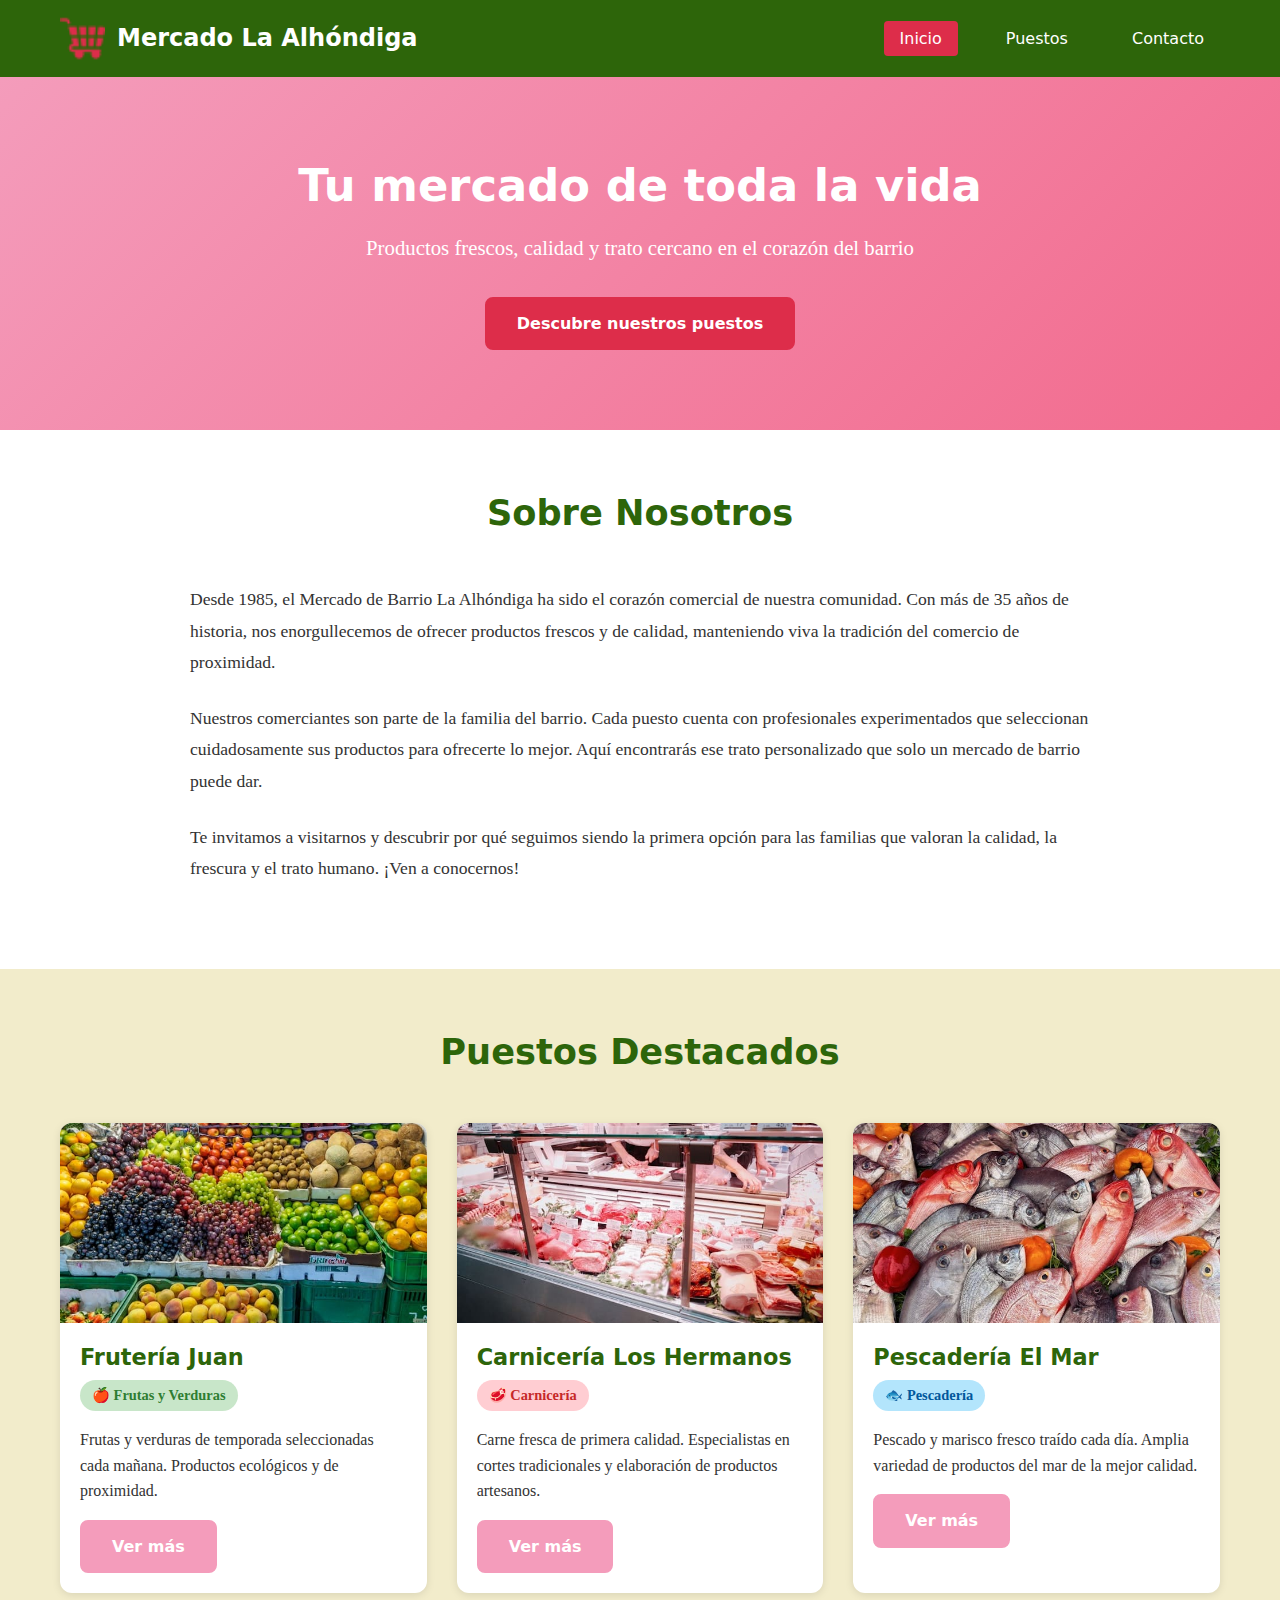
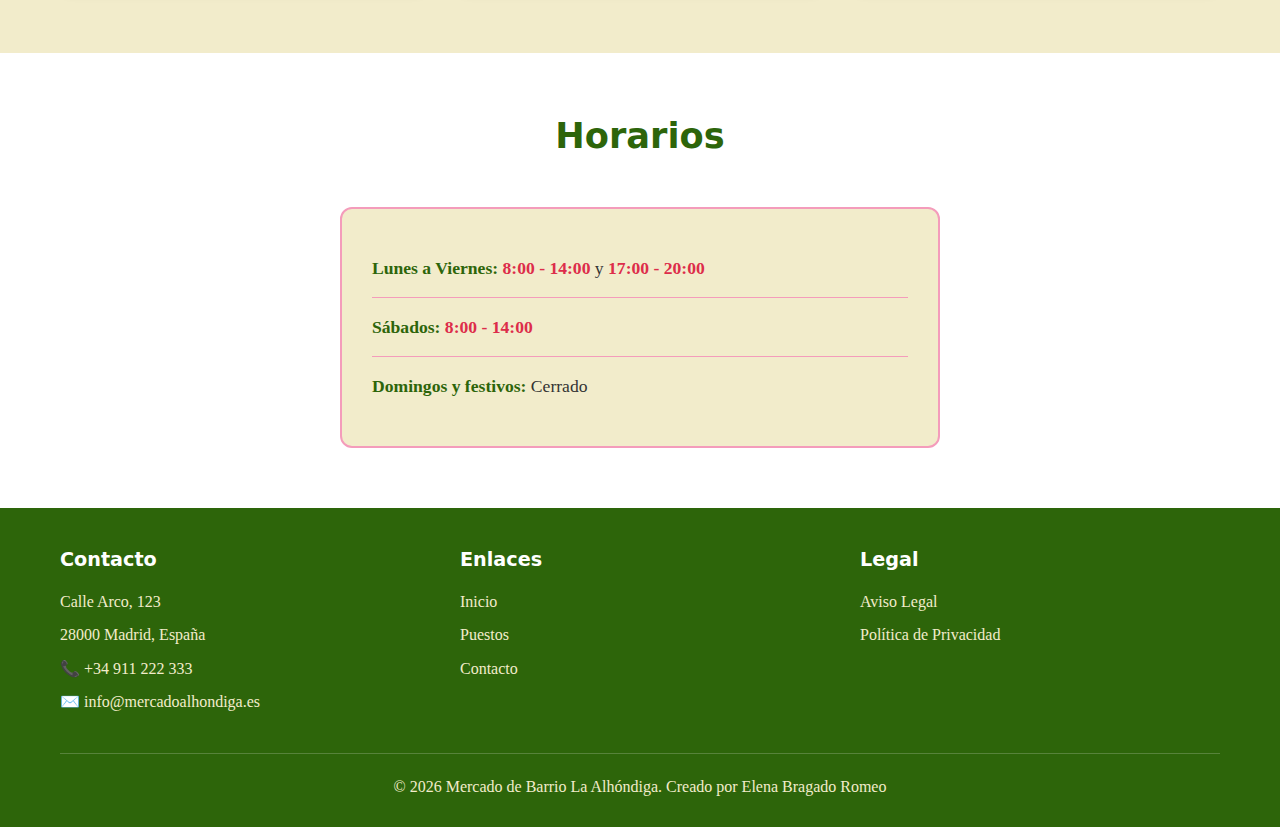
<file: index.html>
<!DOCTYPE html>
<html lang="es">

<head>
  <meta charset="utf-8">
  <meta name="viewport" content="width=device-width, initial-scale=1.0">
  <meta name="description"
    content="Mercado de Barrio La Alhóndiga - Tu mercado de toda la vida en el corazón del barrio. Productos frescos y de calidad.">
  <title>Mercado de Barrio La Alhóndiga | Tu mercado de toda la vida</title>
  <link rel="icon" href="../img/favicon-shop.png" type="image/x-icon">
  <link rel="stylesheet" href="../css/styles.css">
</head>

<body>

  <header class="header">
    <div class="header-container">
      <div class="logo">
        <img src="../img/logo.png" alt="Logo Mercado La Alhóndiga">
        <h1>Mercado La Alhóndiga</h1>
      </div>
      <nav class="nav">
        <ul class="nav-list">
          <li class="nav-item"><a href="index.html" class="nav-link active">Inicio</a></li>
          <li class="nav-item"><a href="puestos.html" class="nav-link">Puestos</a></li>
          <li class="nav-item"><a href="contacto.html" class="nav-link">Contacto</a></li>
        </ul>
      </nav>
    </div>
  </header>


  <main class="main">
    <section class="hero">
      <div class="hero-content">
        <h2 class="hero-title">Tu mercado de toda la vida</h2>
        <p class="hero-subtitle">Productos frescos, calidad y trato cercano en el corazón del barrio</p>
        <a href="puestos.html" class="btn btn-primary">Descubre nuestros puestos</a>
      </div>
    </section>

    <section class="about">
      <div class="container">
        <h2 class="section-title">Sobre Nosotros</h2>
        <div class="about-content">
          <p>Desde 1985, el Mercado de Barrio La Alhóndiga ha sido el corazón comercial de nuestra comunidad. Con más de
            35 años de historia, nos enorgullecemos de ofrecer productos frescos y de calidad, manteniendo viva la
            tradición del comercio de proximidad.</p>
          <p>Nuestros comerciantes son parte de la familia del barrio. Cada puesto cuenta con profesionales
            experimentados que seleccionan cuidadosamente sus productos para ofrecerte lo mejor. Aquí encontrarás ese
            trato personalizado que solo un mercado de barrio puede dar.</p>
          <p>Te invitamos a visitarnos y descubrir por qué seguimos siendo la primera opción para las familias que
            valoran la calidad, la frescura y el trato humano. ¡Ven a conocernos!</p>
        </div>
      </div>
    </section>


    <section class="featured">
      <div class="container">
        <h2 class="section-title">Puestos Destacados</h2>
        <div class="cards-grid">

          <article class="card">
            <div class="card-image">
              <img src="../img/fruteria-juan.jpg"
                alt="Puesto de Frutería Pepe con frutas frescas y verduras de temporada">
            </div>
            <div class="card-content">
              <h3 class="card-title">Frutería Juan</h3>
              <p class="card-category category-frutas">🍎 Frutas y Verduras</p>
              <p class="card-description">Frutas y verduras de temporada seleccionadas cada mañana. Productos ecológicos
                y de proximidad.</p>
              <a href="puestos.html" class="btn btn-secondary">Ver más</a>
            </div>
          </article>


          <article class="card">
            <div class="card-image">
              <img src="../img/carniceria-hermanos.jpg" alt="Carnicería Los Hermanos con carnes frescas de calidad">
            </div>
            <div class="card-content">
              <h3 class="card-title">Carnicería Los Hermanos</h3>
              <p class="card-category category-carne">🥩 Carnicería</p>
              <p class="card-description">Carne fresca de primera calidad. Especialistas en cortes tradicionales y
                elaboración de productos artesanos.</p>
              <a href="puestos.html" class="btn btn-secondary">Ver más</a>
            </div>
          </article>


          <article class="card">
            <div class="card-image">
              <img src="img/pescaderia-mar.jpg" alt="Pescadería El Mar con pescado fresco del día">
            </div>
            <div class="card-content">
              <h3 class="card-title">Pescadería El Mar</h3>
              <p class="card-category category-pescado">🐟 Pescadería</p>
              <p class="card-description">Pescado y marisco fresco traído cada día. Amplia variedad de productos del mar
                de la mejor calidad.</p>
              <a href="puestos.html" class="btn btn-secondary">Ver más</a>
            </div>
          </article>
        </div>
      </div>
    </section>


    <section class="schedule">
      <div class="container">
        <h2 class="section-title">Horarios</h2>
        <div class="schedule-content">
          <ul class="schedule-list">
            <li class="schedule-item">
              <strong>Lunes a Viernes:</strong>
              <time>8:00 - 14:00</time> y <time>17:00 - 20:00</time>
            </li>
            <li class="schedule-item">
              <strong>Sábados:</strong>
              <time>8:00 - 14:00</time>
            </li>
            <li class="schedule-item">
              <strong>Domingos y festivos:</strong>
              Cerrado
            </li>
          </ul>
        </div>
      </div>
    </section>
  </main>


  <footer class="footer">
    <div class="container">
      <div class="footer-content">
        <div class="footer-section">
          <h3 class="footer-title">Contacto</h3>
          <p>Calle Arco, 123</p>
          <p>28000 Madrid, España</p>
          <p>📞 <a href="tel:+34911222333">+34 911 222 333</a></p>
          <p>✉️ <a href="mailto:info@mercadoalhondiga.es">info@mercadoalhondiga.es</a></p>
        </div>

        <div class="footer-section">
          <h3 class="footer-title">Enlaces</h3>
          <nav class="footer-nav">
            <ul>
              <li><a href="index.html">Inicio</a></li>
              <li><a href="puestos.html">Puestos</a></li>
              <li><a href="contacto.html">Contacto</a></li>
            </ul>
          </nav>
        </div>

        <div class="footer-section">
          <h3 class="footer-title">Legal</h3>
          <nav class="footer-nav">
            <ul>
              <li><a href="#">Aviso Legal</a></li>
              <li><a href="#">Política de Privacidad</a></li>
            </ul>
          </nav>
        </div>
      </div>

      <div class="footer-bottom">
        <p>&copy; 2026 Mercado de Barrio La Alhóndiga. Creado por Elena Bragado Romeo</p>
      </div>
    </div>
  </footer>
</body>

</html>
</file>
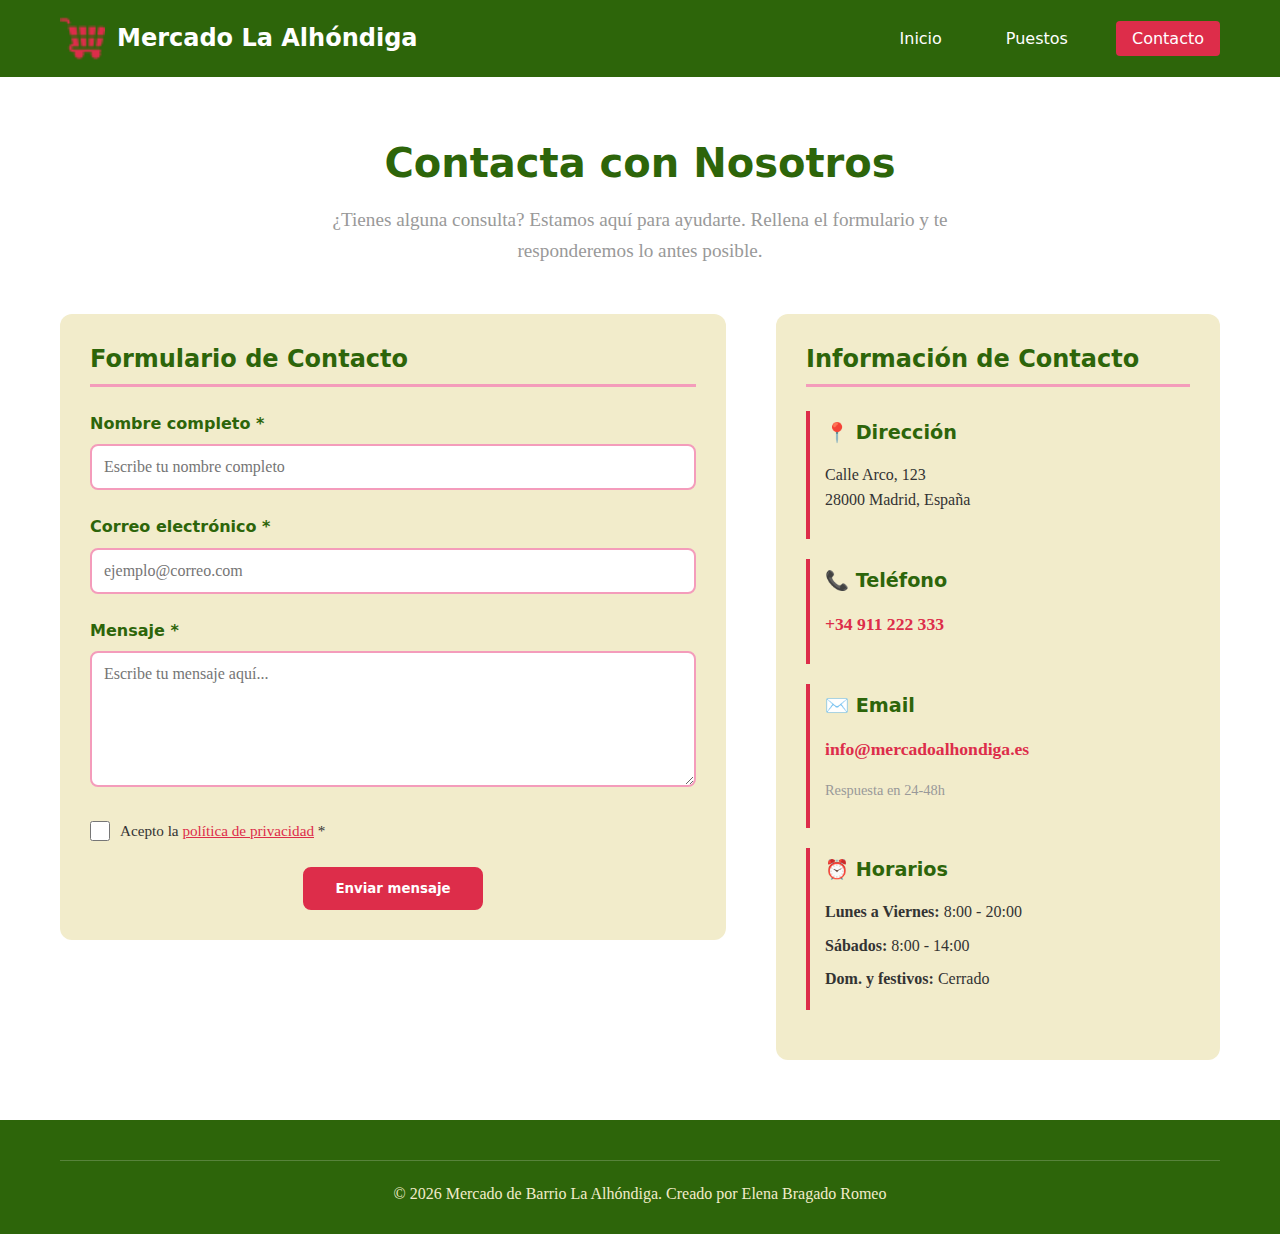
<file: contacto.html>
<!DOCTYPE html>
<html lang="es">

<head>
  <meta charset="utf-8">
  <meta name="viewport" content="width=device-width, initial-scale=1.0">
  <meta name="description"
    content="Contacta con el Mercado La Alhóndiga. Estamos aquí para ayudarte. Teléfono, email y formulario de contacto.">
  <title>Contacto | Mercado La Alhóndiga</title>
  <link rel="icon" href="../img/favicon-shop.png" type="image/x-icon">
  <link rel="stylesheet" href="../css/styles.css">
</head>

<body>
  <header class="header">
    <div class="header-container">
      <div class="logo">
        <img src="../img/logo.png" alt="Logo Mercado La Alhóndiga">
        <h1>Mercado La Alhóndiga</h1>
        </a>
      </div>
      <nav class="nav">
        <ul class="nav-list">
          <li class="nav-item"><a href="index.html" class="nav-link">Inicio</a></li>
          <li class="nav-item"><a href="puestos.html" class="nav-link">Puestos</a></li>
          <li class="nav-item"><a href="contacto.html" class="nav-link active">Contacto</a></li>
        </ul>
      </nav>
    </div>
  </header>

  <main class="main">
    <section class="contacto-section">
      <div class="container">
        <h1 class="page-title">Contacta con Nosotros</h1>
        <p class="page-subtitle">¿Tienes alguna consulta? Estamos aquí para ayudarte. Rellena el formulario y te
          responderemos lo antes posible.</p>

        <div class="contacto-layout">
          <div class="contacto-form-wrapper">
            <h2 class="subsection-title">Formulario de Contacto</h2>
            <form class="contacto-form" method="post" action="">
              <div class="form-group">
                <label for="nombre" class="form-label">Nombre completo *</label>
                <input type="text" id="nombre" name="nombre" class="form-input" required
                  placeholder="Escribe tu nombre completo">
              </div>

              <div class="form-group">
                <label for="email" class="form-label">Correo electrónico *</label>
                <input type="email" id="email" name="email" class="form-input" required
                  placeholder="ejemplo@correo.com">
              </div>

              <div class="form-group">
                <label for="mensaje" class="form-label">Mensaje *</label>
                <textarea id="mensaje" name="mensaje" class="form-textarea" rows="6" required
                  placeholder="Escribe tu mensaje aquí..."></textarea>
              </div>

              <div class="form-group form-checkbox-group">
                <input type="checkbox" id="privacidad" name="privacidad" class="form-checkbox" required>
                <label for="privacidad" class="form-checkbox-label">Acepto la <a href="#">política de privacidad</a>
                  *</label>
              </div>

              <div class="form-submit">
                <button type="submit" class="btn btn-primary">Enviar mensaje</button>
              </div>
            </form>
          </div>

          <aside class="contacto-info contacto-form-wrapper">
            <h2 class="subsection-title">Información de Contacto</h2>

            <div class="info-content">
              <section class="info-block">
                <h3 class="info-title">📍 Dirección</h3>
                <p>Calle Arco, 123<br>28000 Madrid, España</p>
              </section>

              <section class="info-block">
                <h3 class="info-title">📞 Teléfono</h3>
                <p><a href="tel:+34911222333" class="info-link">+34 911 222 333</a></p>
              </section>

              <section class="info-block">
                <h3 class="info-title">✉️ Email</h3>
                <p><a href="mailto:info@mercadoalhondiga.es" class="info-link">info@mercadoalhondiga.es</a></p>
                <p class="info-detail">Respuesta en 24-48h</p>
              </section>

              <section class="info-block">
                <h3 class="info-title">⏰ Horarios</h3>
                <ul class="info-hours">
                  <li><strong>Lunes a Viernes:</strong> 8:00 - 20:00</li>
                  <li><strong>Sábados:</strong> 8:00 - 14:00</li>
                  <li><strong>Dom. y festivos:</strong> Cerrado</li>
                </ul>
              </section>
            </div>
          </aside>
        </div>
      </div>
    </section>
  </main>

  <footer class="footer">
    <div class="container">
      <div class="footer-bottom">
        <p>&copy; 2026 Mercado de Barrio La Alhóndiga. Creado por Elena Bragado Romeo</p>
      </div>
    </div>
  </footer>
</body>

</html>
</file>
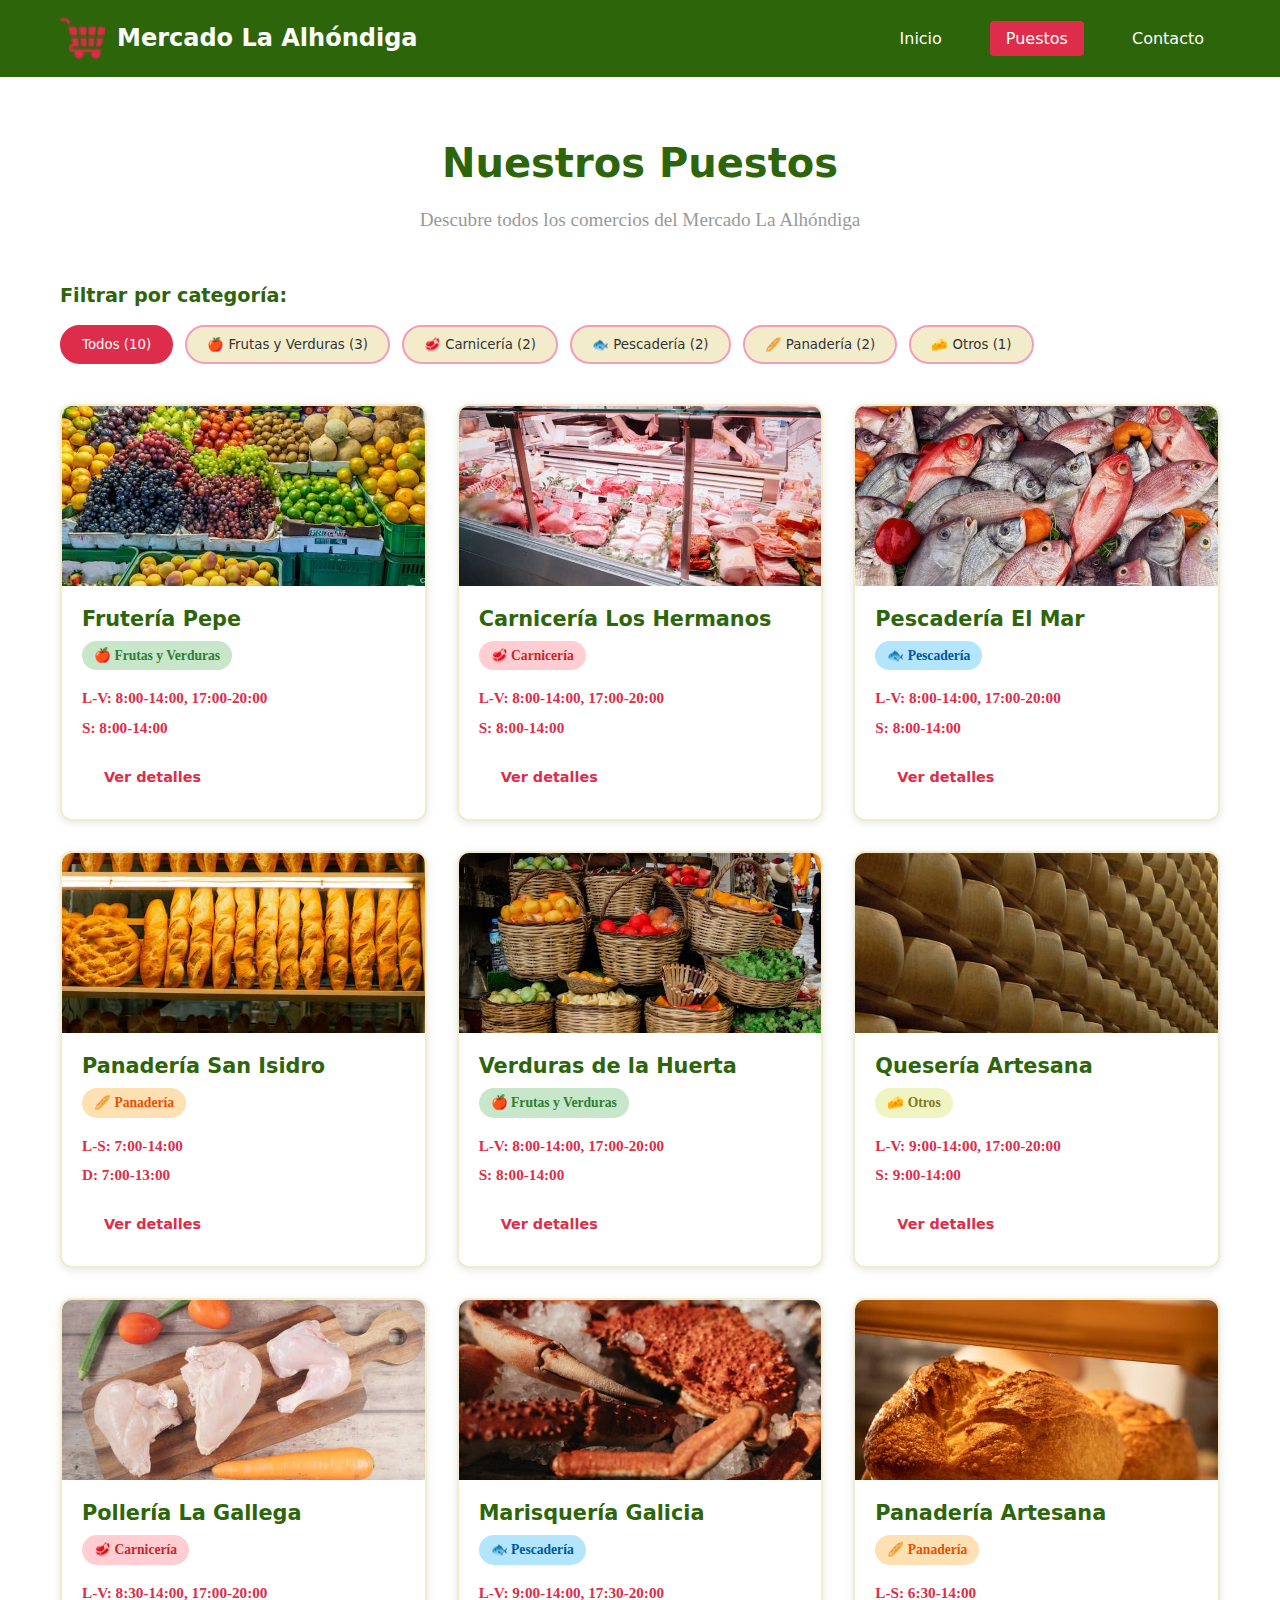
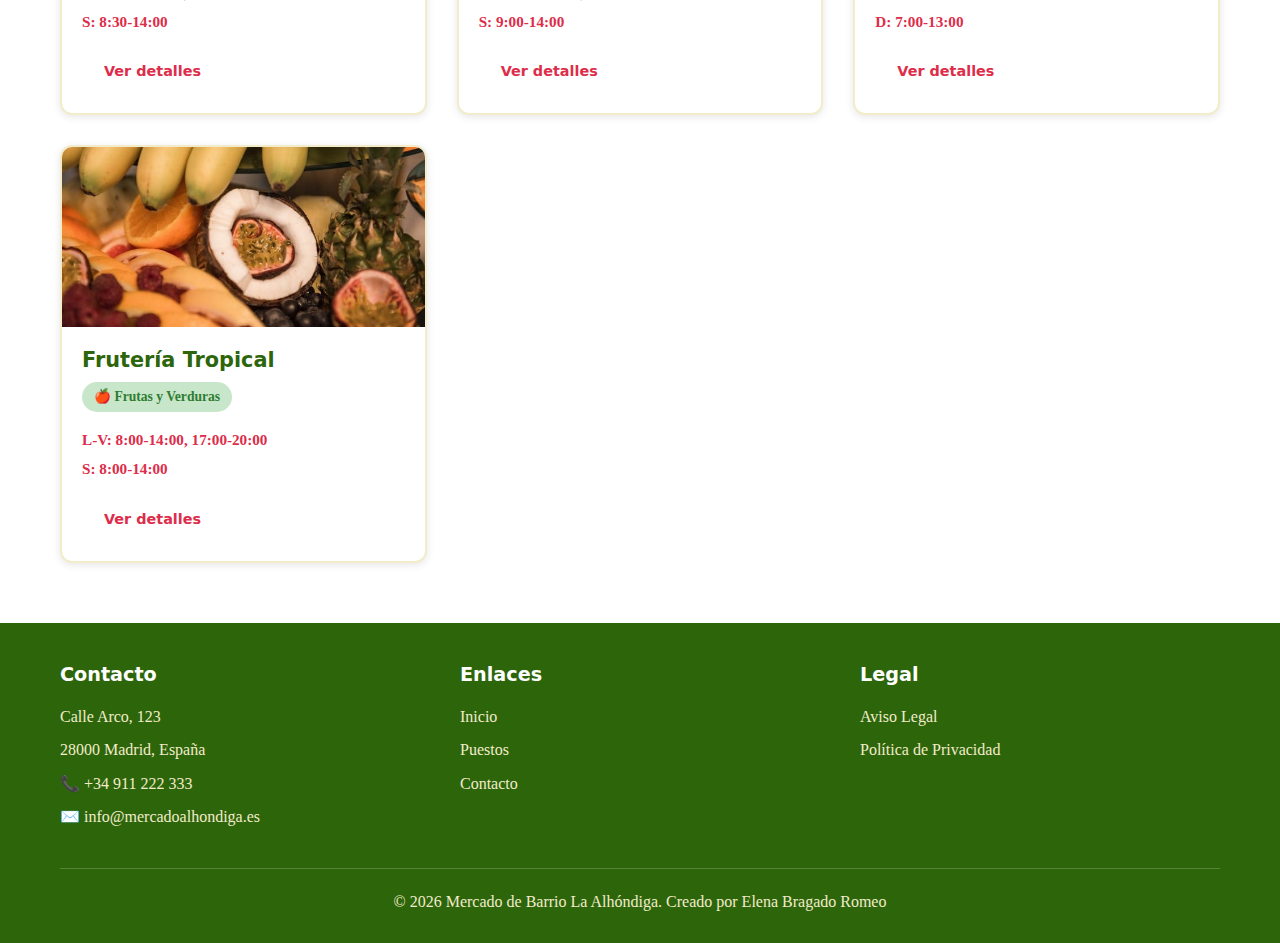
<file: puestos.html>
<!DOCTYPE html>
<html lang="es">

<head>
  <meta charset="utf-8">
  <meta name="viewport" content="width=device-width, initial-scale=1.0">
  <meta name="description"
    content="Descubre todos los puestos del Mercado La Alhóndiga. Fruterías, carnicerías, pescaderías, panaderías y más.">
  <title>Nuestros Puestos | Mercado La Alhóndiga</title>
  <link rel="icon" href="../img/favicon-shop.png" type="image/x-icon">
  <link rel="stylesheet" href="css/styles.css">
</head>

<body>
  <header class="header">
    <div class="header-container">
      <div class="logo">
        <img src="../img/logo.png" alt="Logo Mercado La Alhóndiga">
        <h1>Mercado La Alhóndiga</h1>
      </div>
      <nav class="nav">
        <ul class="nav-list">
          <li class="nav-item"><a href="index.html" class="nav-link">Inicio</a></li>
          <li class="nav-item"><a href="puestos.html" class="nav-link active">Puestos</a></li>
          <li class="nav-item"><a href="contacto.html" class="nav-link">Contacto</a></li>
        </ul>
      </nav>
    </div>
  </header>

  <main class="main">
    <section class="puestos-section">
      <div class="container">
        <h1 class="page-title">Nuestros Puestos</h1>
        <p class="page-subtitle">Descubre todos los comercios del Mercado La Alhóndiga</p>

        <div class="filters">
          <h2 class="filters-title">Filtrar por categoría:</h2>
          <div class="filters-buttons">
            <button type="button" class="filter-btn active">Todos (10)</button>
            <button type="button" class="filter-btn">🍎 Frutas y Verduras (3)</button>
            <button type="button" class="filter-btn">🥩 Carnicería (2)</button>
            <button type="button" class="filter-btn">🐟 Pescadería (2)</button>
            <button type="button" class="filter-btn">🥖 Panadería (2)</button>
            <button type="button" class="filter-btn">🧀 Otros (1)</button>
          </div>
        </div>

        <div class="puestos-grid">
          <article class="puesto-card">
            <div class="puesto-image">
              <img src="../img/fruteria-juan.jpg" alt="Frutería Juan con productos frescos">
            </div>
            <div class="puesto-content">
              <h3 class="puesto-name">Frutería Pepe</h3>
              <p class="puesto-category category-frutas">🍎 Frutas y Verduras</p>
              <ul class="puesto-hours">
                <li><time>L-V: 8:00-14:00, 17:00-20:00</time></li>
                <li><time>S: 8:00-14:00</time></li>
              </ul>
              <a href="#" class="btn btn-small">Ver detalles</a>
            </div>
          </article>

          <article class="puesto-card">
            <div class="puesto-image">
              <img src="../img/carniceria-hermanos.jpg" alt="Carnicería Los Hermanos">
            </div>
            <div class="puesto-content">
              <h3 class="puesto-name">Carnicería Los Hermanos</h3>
              <p class="puesto-category category-carne">🥩 Carnicería</p>
              <ul class="puesto-hours">
                <li><time>L-V: 8:00-14:00, 17:00-20:00</time></li>
                <li><time>S: 8:00-14:00</time></li>
              </ul>
              <a href="#" class="btn btn-small">Ver detalles</a>
            </div>
          </article>

          <article class="puesto-card">
            <div class="puesto-image">
              <img src="../img/pescaderia-mar.jpg" alt="Pescadería El Mar">
            </div>
            <div class="puesto-content">
              <h3 class="puesto-name">Pescadería El Mar</h3>
              <p class="puesto-category category-pescado">🐟 Pescadería</p>
              <ul class="puesto-hours">
                <li><time>L-V: 8:00-14:00, 17:00-20:00</time></li>
                <li><time>S: 8:00-14:00</time></li>
              </ul>
              <a href="#" class="btn btn-small">Ver detalles</a>
            </div>
          </article>

          <article class="puesto-card">
            <div class="puesto-image">
              <img src="../img/panaderia-san-isidro.jpg" alt="Panadería San Isidro">
            </div>
            <div class="puesto-content">
              <h3 class="puesto-name">Panadería San Isidro</h3>
              <p class="puesto-category category-pan">🥖 Panadería</p>
              <ul class="puesto-hours">
                <li><time>L-S: 7:00-14:00</time></li>
                <li><time>D: 7:00-13:00</time></li>
              </ul>
              <a href="#" class="btn btn-small">Ver detalles</a>
            </div>
          </article>

          <article class="puesto-card">
            <div class="puesto-image">
              <img src="../img/verduras-huerta.jpg" alt="Verduras de la Huerta">
            </div>
            <div class="puesto-content">
              <h3 class="puesto-name">Verduras de la Huerta</h3>
              <p class="puesto-category category-frutas">🍎 Frutas y Verduras</p>
              <ul class="puesto-hours">
                <li><time>L-V: 8:00-14:00, 17:00-20:00</time></li>
                <li><time>S: 8:00-14:00</time></li>
              </ul>
              <a href="#" class="btn btn-small">Ver detalles</a>
            </div>
          </article>

          <article class="puesto-card">
            <div class="puesto-image">
              <img src="../img/queseria-artesana.jpg" alt="Quesería Artesana">
            </div>
            <div class="puesto-content">
              <h3 class="puesto-name">Quesería Artesana</h3>
              <p class="puesto-category category-otros">🧀 Otros</p>
              <ul class="puesto-hours">
                <li><time>L-V: 9:00-14:00, 17:00-20:00</time></li>
                <li><time>S: 9:00-14:00</time></li>
              </ul>
              <a href="#" class="btn btn-small">Ver detalles</a>
            </div>
          </article>

          <article class="puesto-card">
            <div class="puesto-image">
              <img src="../img/polleria-gallega.jpg" alt="Pollería La Gallega">
            </div>
            <div class="puesto-content">
              <h3 class="puesto-name">Pollería La Gallega</h3>
              <p class="puesto-category category-carne">🥩 Carnicería</p>
              <ul class="puesto-hours">
                <li><time>L-V: 8:30-14:00, 17:00-20:00</time></li>
                <li><time>S: 8:30-14:00</time></li>
              </ul>
              <a href="#" class="btn btn-small">Ver detalles</a>
            </div>
          </article>

          <article class="puesto-card">
            <div class="puesto-image">
              <img src="../img/marisqueria-galicia.jpg" alt="Marisquería Galicia">
            </div>
            <div class="puesto-content">
              <h3 class="puesto-name">Marisquería Galicia</h3>
              <p class="puesto-category category-pescado">🐟 Pescadería</p>
              <ul class="puesto-hours">
                <li><time>L-V: 9:00-14:00, 17:30-20:00</time></li>
                <li><time>S: 9:00-14:00</time></li>
              </ul>
              <a href="#" class="btn btn-small">Ver detalles</a>
            </div>
          </article>

          <article class="puesto-card">
            <div class="puesto-image">
              <img src="../img/panaderia-artesana.jpg" alt="Panadería Artesana">
            </div>
            <div class="puesto-content">
              <h3 class="puesto-name">Panadería Artesana</h3>
              <p class="puesto-category category-pan">🥖 Panadería</p>
              <ul class="puesto-hours">
                <li><time>L-S: 6:30-14:00</time></li>
                <li><time>D: 7:00-13:00</time></li>
              </ul>
              <a href="#" class="btn btn-small">Ver detalles</a>
            </div>
          </article>

          <article class="puesto-card">
            <div class="puesto-image">
              <img src="../img/fruteria-tropical.jpg" alt="Frutería Tropical">
            </div>
            <div class="puesto-content">
              <h3 class="puesto-name">Frutería Tropical</h3>
              <p class="puesto-category category-frutas">🍎 Frutas y Verduras</p>
              <ul class="puesto-hours">
                <li><time>L-V: 8:00-14:00, 17:00-20:00</time></li>
                <li><time>S: 8:00-14:00</time></li>
              </ul>
              <a href="#" class="btn btn-small">Ver detalles</a>
            </div>
          </article>
        </div>
      </div>
    </section>
  </main>

  <footer class="footer">
    <div class="container">
      <div class="footer-content">
        <div class="footer-section">
          <h3 class="footer-title">Contacto</h3>
          <p>Calle Arco, 123</p>
          <p>28000 Madrid, España</p>
          <p>📞 <a href="tel:+34911222333">+34 911 222 333</a></p>
          <p>✉️ <a href="mailto:info@mercadoalhondiga.es">info@mercadoalhondiga.es</a></p>
        </div>

        <div class="footer-section">
          <h3 class="footer-title">Enlaces</h3>
          <nav class="footer-nav">
            <ul>
              <li><a href="index.html">Inicio</a></li>
              <li><a href="puestos.html">Puestos</a></li>
              <li><a href="contacto.html">Contacto</a></li>
            </ul>
          </nav>
        </div>

        <div class="footer-section">
          <h3 class="footer-title">Legal</h3>
          <nav class="footer-nav">
            <ul>
              <li><a href="#">Aviso Legal</a></li>
              <li><a href="#">Política de Privacidad</a></li>
            </ul>
          </nav>
        </div>
      </div>

      <div class="footer-bottom">
        <p>&copy; 2026 Mercado de Barrio La Alhóndiga. Creado por Elena Bragado Romeo</p>
      </div>
    </div>
  </footer>
</body>


</html>
</file>
<file: css/styles.css>
:root {
  --color-beige: #f2eccb;
  --color-rosa-claro: #f49cbb;
  --color-rosa-medio: #f26a8d;
  --color-rosa-intenso: #dd2d4a;
  --color-verde-oscuro: #2d650a;
  --color-blanco: #ffffff;
  --color-gris-claro: #f5f5f5;
  --color-gris-medio: #999999;
  --color-gris-oscuro: #333333;
}

* {
  margin: 0;
  padding: 0;
  box-sizing: border-box;
}

html {
  font-size: 16px;
}

body {
  font-family: Georgia, "Times New Roman", Times, serif;
  line-height: 1.6;
  color: var(--color-gris-oscuro);
  background-color: var(--color-beige);
}

h1,
h2,
h3,
h4,
h5,
h6 {
  font-family: system-ui, -apple-system, "Segoe UI", Roboto, sans-serif;
  line-height: 1.3;
  margin-bottom: 1rem;
  font-weight: 700;
}

h1 {
  font-size: 2.5rem;
  color: var(--color-verde-oscuro);
}

h2 {
  font-size: 2rem;
  color: var(--color-verde-oscuro);
}

h3 {
  font-size: 1.5rem;
  color: var(--color-gris-oscuro);
}

p {
  margin-bottom: 1rem;
}

a {
  color: var(--color-rosa-intenso);
  text-decoration: none;
  transition: color 0.3s ease;
}

a:hover {
  color: var(--color-rosa-medio);
}

a:focus-visible {
  outline: 2px solid var(--color-rosa-intenso);
  outline-offset: 2px;
}

.container {
  max-width: 1200px;
  margin: 0 auto;
  padding: 0 20px;
}

.header {
  background-color: var(--color-verde-oscuro);
  color: var(--color-blanco);
  padding: 1rem 0;
  box-shadow: 0 2px 8px rgba(0, 0, 0, 0.1);
}

.header-container {
  max-width: 1200px;
  margin: 0 auto;
  padding: 0 20px;
  display: flex;
  justify-content: space-between;
  align-items: center;
  flex-wrap: wrap;
}

.logo {
  display: flex;
  align-items: center;
  gap: 12px;
}

.logo img {
  width: 45px;
  height: auto;
  object-fit: contain;
}

.logo h1 {
  font-size: 1.5rem;
  color: var(--color-blanco);
  margin: 0;
}

.logo a {
  color: var(--color-blanco);
  font-family: system-ui, -apple-system, "Segoe UI", Roboto, sans-serif;
  font-size: 1.5rem;
  font-weight: 700;
  text-decoration: none;
}

.logo a:hover {
  color: var(--color-rosa-claro);
}

.nav-list {
  list-style: none;
  display: flex;
  gap: 2rem;
}

.nav-link {
  color: var(--color-blanco);
  font-family: system-ui, -apple-system, "Segoe UI", Roboto, sans-serif;
  font-weight: 500;
  padding: 0.5rem 1rem;
  border-radius: 4px;
  transition: background-color 0.3s ease, color 0.3s ease;
}

.nav-link:hover,
.nav-link.active {
  background-color: var(--color-rosa-intenso);
  color: var(--color-blanco);
}

.nav-link:focus-visible {
  outline: 2px solid var(--color-blanco);
  outline-offset: 2px;
}

.btn {
  display: inline-block;
  padding: 12px 30px;
  font-family: system-ui, -apple-system, "Segoe UI", Roboto, sans-serif;
  font-weight: 600;
  text-align: center;
  border-radius: 8px;
  transition: all 0.3s ease;
  cursor: pointer;
  border: 2px solid transparent;
  text-decoration: none;
}

.btn-primary {
  background-color: var(--color-rosa-intenso);
  color: var(--color-blanco);
  border-color: var(--color-rosa-intenso);
}

.btn-primary:hover {
  background-color: var(--color-rosa-medio);
  border-color: var(--color-rosa-medio);
  transform: translateY(-2px);
  box-shadow: 0 4px 12px rgba(221, 45, 74, 0.3);
}

.btn-secondary {
  background-color: var(--color-rosa-claro);
  color: var(--color-blanco);
  border-color: var(--color-rosa-claro);
}

.btn-secondary:hover {
  background-color: var(--color-rosa-medio);
  border-color: var(--color-rosa-medio);
  transform: translateY(-2px);
}

.btn-small {
  padding: 8px 20px;
  font-size: 0.9rem;
}

.btn:focus-visible {
  outline: 2px solid var(--color-gris-oscuro);
  outline-offset: 2px;
}

.btn:active {
  transform: scale(0.98);
}

.hero {
  background: linear-gradient(
    135deg,
    var(--color-rosa-claro) 0%,
    var(--color-rosa-medio) 100%
  );
  color: var(--color-blanco);
  padding: 80px 20px;
  text-align: center;
}

.hero-content {
  max-width: 800px;
  margin: 0 auto;
}

.hero-title {
  font-size: 2.8rem;
  margin-bottom: 1rem;
  color: var(--color-blanco);
}

.hero-subtitle {
  font-size: 1.3rem;
  margin-bottom: 2rem;
  font-weight: 300;
}

.about,
.featured,
.schedule,
.puestos-section,
.contacto-section {
  padding: 60px 0;
}

.about {
  background-color: var(--color-blanco);
}

.featured {
  background-color: var(--color-beige);
}

.schedule {
  background-color: var(--color-blanco);
}

.section-title {
  text-align: center;
  margin-bottom: 3rem;
  font-size: 2.2rem;
  color: var(--color-verde-oscuro);
}

.page-title {
  text-align: center;
  margin-bottom: 1rem;
}

.page-subtitle {
  text-align: center;
  font-size: 1.2rem;
  color: var(--color-gris-medio);
  margin-bottom: 3rem;
  max-width: 700px;
  margin-left: auto;
  margin-right: auto;
}

.about-content {
  max-width: 900px;
  margin: 0 auto;
  font-size: 1.1rem;
  line-height: 1.8;
}

.about-content p {
  margin-bottom: 1.5rem;
}

.cards-grid {
  display: grid;
  grid-template-columns: repeat(3, 1fr);
  gap: 30px;
}

.card {
  background-color: var(--color-blanco);
  border-radius: 12px;
  overflow: hidden;
  box-shadow: 0 2px 8px rgba(0, 0, 0, 0.1);
  transition: transform 0.3s ease, box-shadow 0.3s ease;
}

.card:hover {
  transform: translateY(-5px);
  box-shadow: 0 8px 20px rgba(0, 0, 0, 0.15);
}

.card-image {
  width: 100%;
  height: 200px;
  background-color: var(--color-gris-claro);
  overflow: hidden;
}

.card-image img {
  width: 100%;
  height: 100%;
  object-fit: cover;
}

.card-content {
  padding: 20px;
}

.card-title {
  font-size: 1.4rem;
  margin-bottom: 0.5rem;
  color: var(--color-verde-oscuro);
}

.card-category {
  display: inline-block;
  padding: 4px 12px;
  border-radius: 20px;
  font-size: 0.9rem;
  font-weight: 600;
  margin-bottom: 1rem;
}

.category-frutas {
  background-color: #c8e6c9;
  color: #2e7d32;
}

.category-carne {
  background-color: #ffcdd2;
  color: #c62828;
}

.category-pescado {
  background-color: #b3e5fc;
  color: #01579b;
}

.category-pan {
  background-color: #ffe0b2;
  color: #e65100;
}

.category-otros {
  background-color: #f0f4c3;
  color: #827717;
}

.card-description {
  font-size: 1rem;
  line-height: 1.6;
  margin-bottom: 1rem;
}

.schedule-content {
  max-width: 600px;
  margin: 0 auto;
  background-color: var(--color-beige);
  padding: 30px;
  border-radius: 12px;
  border: 2px solid var(--color-rosa-claro);
}

.schedule-list {
  list-style: none;
}

.schedule-item {
  padding: 15px 0;
  border-bottom: 1px solid var(--color-rosa-claro);
  font-size: 1.1rem;
}

.schedule-item:last-child {
  border-bottom: none;
}

.schedule-item strong {
  color: var(--color-verde-oscuro);
}

time {
  font-weight: 600;
  color: var(--color-rosa-intenso);
}

.puestos-section {
  background-color: var(--color-blanco);
}

.filters {
  margin: 40px 0;
}

.filters-title {
  font-size: 1.2rem;
  margin-bottom: 1rem;
  color: var(--color-verde-oscuro);
}

.filters-buttons {
  display: flex;
  flex-wrap: wrap;
  gap: 12px;
}

.filter-btn {
  padding: 10px 20px;
  background-color: var(--color-beige);
  border: 2px solid var(--color-rosa-claro);
  border-radius: 25px;
  font-family: system-ui, -apple-system, "Segoe UI", Roboto, sans-serif;
  font-weight: 500;
  color: var(--color-gris-oscuro);
  cursor: pointer;
  transition: all 0.3s ease;
}

.filter-btn:hover {
  background-color: var(--color-rosa-claro);
  color: var(--color-blanco);
  border-color: var(--color-rosa-claro);
}

.filter-btn.active {
  background-color: var(--color-rosa-intenso);
  color: var(--color-blanco);
  border-color: var(--color-rosa-intenso);
}

.filter-btn:focus-visible {
  outline: 2px solid var(--color-verde-oscuro);
  outline-offset: 2px;
}

.puestos-grid {
  display: grid;
  grid-template-columns: repeat(3, 1fr);
  gap: 30px;
  margin-top: 40px;
}

.puesto-card {
  background-color: var(--color-blanco);
  border-radius: 12px;
  overflow: hidden;
  box-shadow: 0 2px 8px rgba(0, 0, 0, 0.1);
  transition: transform 0.3s ease, box-shadow 0.3s ease;
  border: 2px solid var(--color-beige);
}

.puesto-card:hover {
  transform: translateY(-5px);
  box-shadow: 0 8px 20px rgba(0, 0, 0, 0.15);
  border-color: var(--color-rosa-claro);
}

.puesto-image {
  width: 100%;
  height: 180px;
  background-color: var(--color-gris-claro);
  overflow: hidden;
}

.puesto-image img {
  width: 100%;
  height: 100%;
  object-fit: cover;
}

.puesto-content {
  padding: 20px;
}

.puesto-name {
  font-size: 1.3rem;
  margin-bottom: 0.5rem;
  color: var(--color-verde-oscuro);
}

.puesto-category {
  display: inline-block;
  padding: 4px 12px;
  border-radius: 20px;
  font-size: 0.85rem;
  font-weight: 600;
  margin-bottom: 1rem;
}

.puesto-hours {
  list-style: none;
  margin-bottom: 1rem;
  font-size: 0.95rem;
  color: var(--color-gris-medio);
}

.puesto-hours li {
  margin-bottom: 0.3rem;
}

.contacto-section {
  background-color: var(--color-blanco);
}

.contacto-layout {
  display: grid;
  grid-template-columns: 1.5fr 1fr;
  gap: 50px;
  margin-top: 40px;
}

.subsection-title {
  font-size: 1.5rem;
  color: var(--color-verde-oscuro);
  margin-bottom: 1.5rem;
  padding-bottom: 0.5rem;
  border-bottom: 3px solid var(--color-rosa-claro);
}

.contacto-form-wrapper {
  background-color: var(--color-beige);
  padding: 30px;
  border-radius: 12px;
}

.form-group {
  margin-bottom: 1.5rem;
}

.form-label {
  display: block;
  margin-bottom: 0.5rem;
  font-weight: 600;
  color: var(--color-verde-oscuro);
  font-family: system-ui, -apple-system, "Segoe UI", Roboto, sans-serif;
}

.form-input,
.form-textarea {
  width: 100%;
  padding: 12px;
  border: 2px solid var(--color-rosa-claro);
  border-radius: 8px;
  font-family: Georgia, "Times New Roman", Times, serif;
  font-size: 1rem;
  transition: border-color 0.3s ease, box-shadow 0.3s ease;
}

.form-input:focus,
.form-textarea:focus {
  outline: none;
  border-color: var(--color-rosa-intenso);
  box-shadow: 0 0 0 3px rgba(221, 45, 74, 0.1);
}

.form-input:focus-visible,
.form-textarea:focus-visible {
  outline: 2px solid var(--color-rosa-intenso);
  outline-offset: 2px;
}

.form-textarea {
  resize: vertical;
  min-height: 120px;
}

.form-checkbox-group {
  display: flex;
  align-items: flex-start;
  gap: 10px;
}

.form-checkbox {
  width: 20px;
  height: 20px;
  margin-top: 2px;
  cursor: pointer;
  accent-color: var(--color-rosa-intenso);
}

.form-checkbox-label {
  font-size: 0.95rem;
  cursor: pointer;
}

.form-checkbox-label a {
  text-decoration: underline;
}

.form-note {
  font-size: 0.9rem;
  color: var(--color-gris-medio);
  font-style: italic;
}

.form-submit {
  text-align: center;
}

.info-block {
  background-color: transparent;
  padding: 10px 0;
  margin-bottom: 20px;
  border-left: 4px solid var(--color-rosa-intenso);
  padding-left: 15px;
}

.contacto-layout {
  display: grid;
  grid-template-columns: 1.5fr 1fr;
  gap: 50px;
  margin-top: 40px;
  align-items: start;
}

.info-title {
  font-size: 1.2rem;
  margin-bottom: 1rem;
  color: var(--color-verde-oscuro);
}

.info-link {
  font-weight: 600;
  font-size: 1.1rem;
}

.info-detail {
  font-size: 0.9rem;
  color: var(--color-gris-medio);
  margin-top: 0.5rem;
}

.info-hours {
  list-style: none;
}

.info-hours li {
  margin-bottom: 0.5rem;
}

.footer {
  background-color: var(--color-verde-oscuro);
  color: var(--color-blanco);
  padding: 40px 0 20px;
}

.footer-content {
  display: grid;
  grid-template-columns: repeat(3, 1fr);
  gap: 40px;
  margin-bottom: 30px;
}

.footer-title {
  font-size: 1.2rem;
  margin-bottom: 1rem;
  color: var(--color-blanco);
}

.footer p,
.footer a {
  color: var(--color-beige);
  margin-bottom: 0.5rem;
}

.footer a:hover {
  color: var(--color-rosa-claro);
}

.footer-nav ul {
  list-style: none;
}

.footer-nav li {
  margin-bottom: 0.5rem;
}

.footer-bottom {
  text-align: center;
  padding-top: 20px;
  border-top: 1px solid rgba(255, 255, 255, 0.2);
  color: var(--color-beige);
}

@media (max-width: 1023px) {
  .cards-grid,
  .puestos-grid {
    grid-template-columns: repeat(2, 1fr);
  }

  .contacto-layout {
    grid-template-columns: 1fr;
  }

  .footer-content {
    grid-template-columns: repeat(2, 1fr);
  }
}

@media (max-width: 767px) {
  h1 {
    font-size: 1.8rem;
  }

  h2 {
    font-size: 1.5rem;
  }

  h3 {
    font-size: 1.2rem;
  }

  .hero-title {
    font-size: 2rem;
  }

  .hero-subtitle {
    font-size: 1.1rem;
  }

  .header-container {
    flex-direction: column;
    gap: 1rem;
  }

  .nav-list {
    flex-direction: column;
    gap: 0;
    width: 100%;
  }

  .nav-item {
    width: 100%;
  }

  .nav-link {
    display: block;
    text-align: center;
    padding: 0.75rem;
  }

  .cards-grid,
  .puestos-grid {
    grid-template-columns: 1fr;
  }

  .footer-content {
    grid-template-columns: 1fr;
    gap: 30px;
  }

  .btn {
    min-width: 44px;
    min-height: 44px;
  }

  .filter-btn {
    flex: 1 1 auto;
    min-width: 120px;
  }

  .about,
  .featured,
  .schedule,
  .puestos-section,
  .contacto-section {
    padding: 40px 0;
  }

  .hero {
    padding: 50px 20px;
  }
}
</file>
